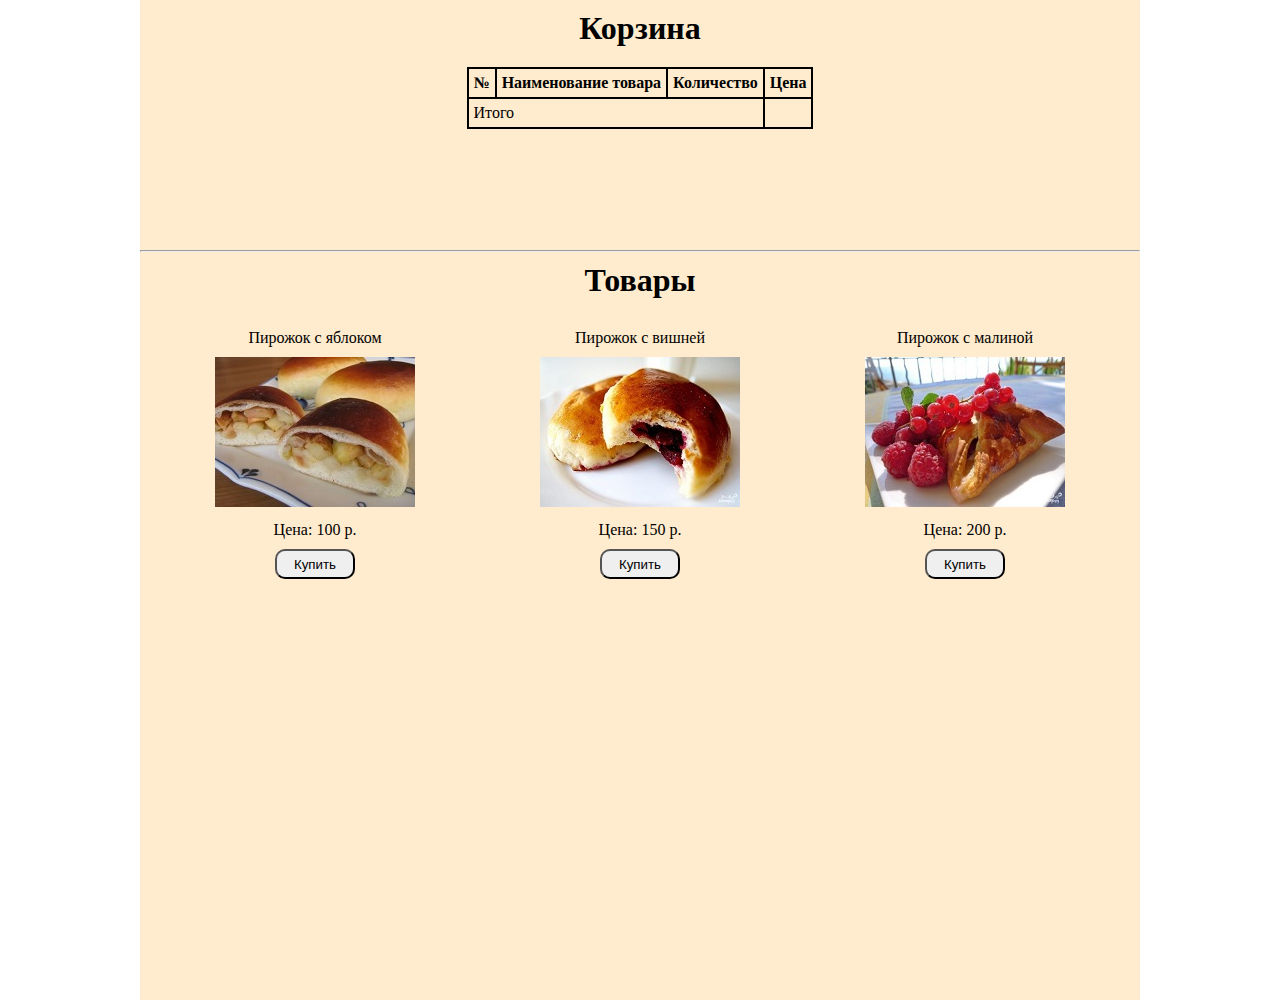
<file: storebasket/index.html>
<!DOCTYPE html>
<html lang="en">

<head>
    <meta charset="UTF-8">
    <title>OnlineStore</title>
    <link rel="stylesheet" href="style.css" />
</head>

<body>
    <div class="container">
        <div class="basket">
            <h1 class='header'>Корзина</h1>
            <table>
                <tr>
                    <th>№</th>
                    <th>Наименование товара</th>
                    <th>Количество</th>
                    <th>Цена</th>
                </tr>
                <tr>
                    <td colspan="3">Итого</td>
                    <td id='totalSum'></td>
                </tr>
            </table>
        </div>
        <hr>
        <div class="goods">
            <h1 class='header'>Товары</h1>
            <div class="good">
                <p class="good_name">Пирожок с яблоком</p>
                <img src="img/apple.jpg" alt="pie"><br>
                <p class='price'>Цена: 100 р.</p>
                <button id='buy_1' class="buyButton">Купить</button>
            </div>
            <div class="good">
                <p class="good_name">Пирожок с вишней</p>
                <img src="img/cherry.jpg" alt="pie"><br>
                <p class='price'>Цена: 150 р.</p>
                <button id='buy_2' class="buyButton">Купить</button>
            </div>
            <div class="good">
                <p class="good_name">Пирожок с малиной</p>
                <img src="img/raspberry.jpg" alt="pie"><br>
                <p class='price'>Цена: 200 р.</p>
                <button id='buy_3' class="buyButton">Купить</button>
            </div>
        </div>
    </div>
    
    <script>
        var allGoods = [{
                    name: 'Пирожок с яблоком',
                    price: 100,
                },
                {
                    name: 'Пирожок с вишней',
                    price: 150,
                },
                {
                    name: 'Пирожок с малиной',
                    price: 200,
                }
            ],
            elementsInBasket = [];

        function init() {
            var buttons = document.querySelectorAll('button');
            for (var i = 0; i < buttons.length; i++) {
                buttons[i].onclick = addToBasket;
            }
        }

        function addToBasket(event) {
            var basketTable = document.querySelector('tbody'),
                totalSum = document.querySelector('#totalSum'),
                eventElement = event.target,
                name = allGoods[eventElement.id.slice(-1) - 1].name,
                price = allGoods[eventElement.id.slice(-1) - 1].price,
                newRow = document.createElement('tr'),
                rowNumber = document.createElement('td'),
                goodname = document.createElement('td'),
                goodNumber = document.createElement('td'),
                goodprice = document.createElement('td');
            if (!elementsInBasket.includes(name)) {
                elementsInBasket.push(name);
                rowNumber.innerHTML = elementsInBasket.indexOf(name) + 1;
                goodname.innerHTML = name;
                goodNumber.innerHTML = 1;
                goodNumber.id = 'num_' + (elementsInBasket.indexOf(name) + 1);
                goodprice.innerHTML = price;
                goodprice.id = 'price_' + (elementsInBasket.indexOf(name) + 1);
                if (!totalSum.innerHTML) {
                    totalSum.innerHTML += price;
                } else {
                    totalSum.innerHTML = +totalSum.innerHTML + price;
                }
                newRow.appendChild(rowNumber);
                newRow.appendChild(goodname);
                newRow.appendChild(goodNumber);
                newRow.appendChild(goodprice);
                basketTable.insertBefore(newRow, basketTable.children[basketTable.children.length - 1]);
            } else {
                var newNumber = document.querySelector('#num_' + (elementsInBasket.indexOf(name) + 1));
                newNumber.innerHTML = +newNumber.innerHTML + 1;
                var newPrice = document.querySelector('#price_' + (elementsInBasket.indexOf(name) + 1));
                newPrice.innerHTML = +newPrice.innerHTML + price;
                totalSum.innerHTML = +totalSum.innerHTML + price;
            }

        }
        
        window.onload = init;
    </script>

</body>

</html>
</file>
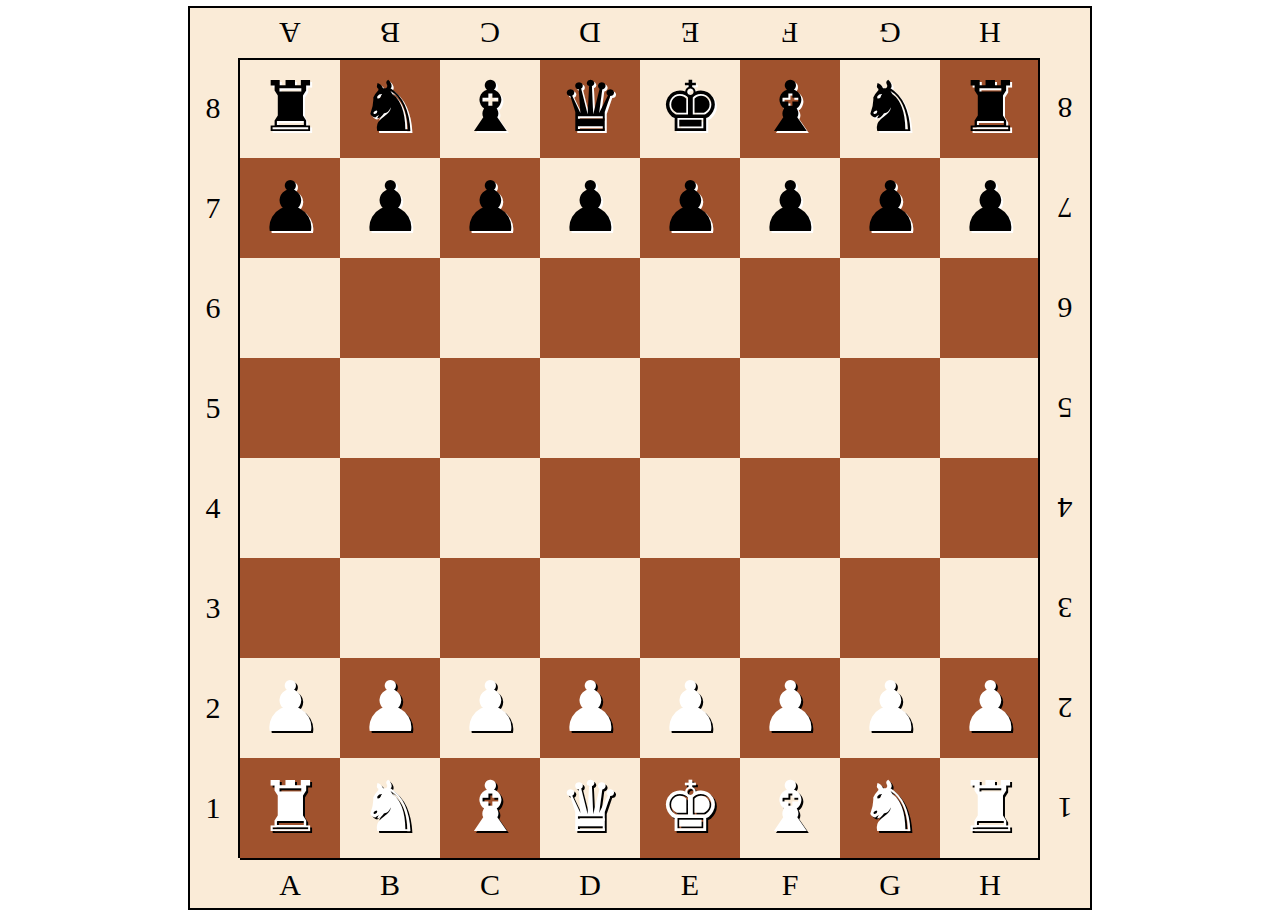
<file: chess.html>
<!DOCTYPE html>
<html lang="en">

<head>
    <meta charset="UTF-8">
    <title>Chess</title>
    <style>
        .chessBoard {
            height: 900px;
            width: 900px;
            margin: 0 auto;
            outline: 2px solid black;
        }

        .square {
            height: 100px;
            width: 100px;
            float: left;
            font-size: 30px;
            text-align: center;
            line-height: 100px;
            background: #FAEBD7;
        }

        .corner {
            height: 50px;
            width: 50px;
        }

        .letters {
            height: 50px;
            border-top: 2px solid black;
            margin-bottom: -2px;
            line-height: 50px;
        }

        .digits {
            width: 50px;
            border-right: 2px solid black;
            margin-left: -2px;
        }

        .black {
            font-size: 70px;
            color: black;
            text-shadow: 2px 2px white;
        }

        .white {
            font-size: 70px;
            color: white;
            text-shadow: 2px 2px black;
        }

    </style>
</head>

<body>
    <script>
        function getChessBoard() {
            var digits = [8, 7, 6, 5, 4, 3, 2, 1],
                letters = ['A', 'B', 'C', 'D', 'E', 'F', 'G', 'H'],
                blackFigures = {
                    pawn: '&#9823;',
                    other: ['&#9820', '&#9822', '&#9821', '&#9819', '&#9818', '&#9821', '&#9822', '&#9820']
                },
                square;
            var body = document.querySelector('body');
            var chessBoard = document.createElement('div'); //создаем поле для доски
            chessBoard.className = 'chessBoard';
            body.appendChild(chessBoard); // добавление поля для доски на страницу

            for (var i = 0; i < 10; i++) {
                for (var j = 0; j < 10; j++) {
                    square = document.createElement('div'); //создаем клетку                    
                    square.className = 'square';                    
                    if (i == 0) {
                        if (j == 0 || j == 9) { //углы доски сверху
                            square.className += ' corner';
                        } else { //клетки с буквами сверху
                            square.innerHTML = letters[j - 1];
                            square.style.transform = 'rotate(180deg)';
                            square.className += ' letters';
                        }

                    } else if (i == 9) {
                        if (j == 0 || j == 9) { //углы доски снизу
                            square.className += ' corner';
                        } else { //клетки с буквами снизу
                            square.innerHTML = letters[j - 1];
                            square.className += ' letters';
                        }
                    } else if (j == 0) { //клетки с цифрами слева
                        square.style.clear = 'left';
                        square.innerHTML = digits[i - 1];
                        square.className += ' digits';
                    } else if (j == 9) { //клетки с цифрами справа
                        square.innerHTML = digits[i - 1];
                        square.style.transform = 'rotate(180deg)';
                        square.className += ' digits';
                    } else { //заполнение поля клетками другого цвета
                        square.id=letters[j-1]+digits[i-1]; // на всякий случай добавил id у клеток поля
                        if (i % 2 == 0) {
                            if (j % 2 != 0) {
                                square.style.background = '#A0522D';
                            }
                        } else {
                            if (j % 2 == 0) {
                                square.style.background = '#A0522D';
                            }
                        }
                        // заполнение поля фигурами
                        if (i == 2) { // черные пешки
                            square.innerHTML = blackFigures.pawn;
                            square.className += ' black';
                        } else if (i == 7) { // белые пешки
                            square.innerHTML = blackFigures.pawn;
                            square.className += ' white';
                        } else if (i == 1) { // черные фигуры
                            square.innerHTML = blackFigures.other[j - 1];
                            square.className += ' black';
                        } else if (i == 8) { // белые фигуры
                            square.innerHTML = blackFigures.other[j - 1];
                            square.className += ' white';
                        }
                    }
                    chessBoard.appendChild(square); // добавление готовой клетки на страницу
                }
            }
        }

        getChessBoard();

    </script>
</body>

</html>
</file>
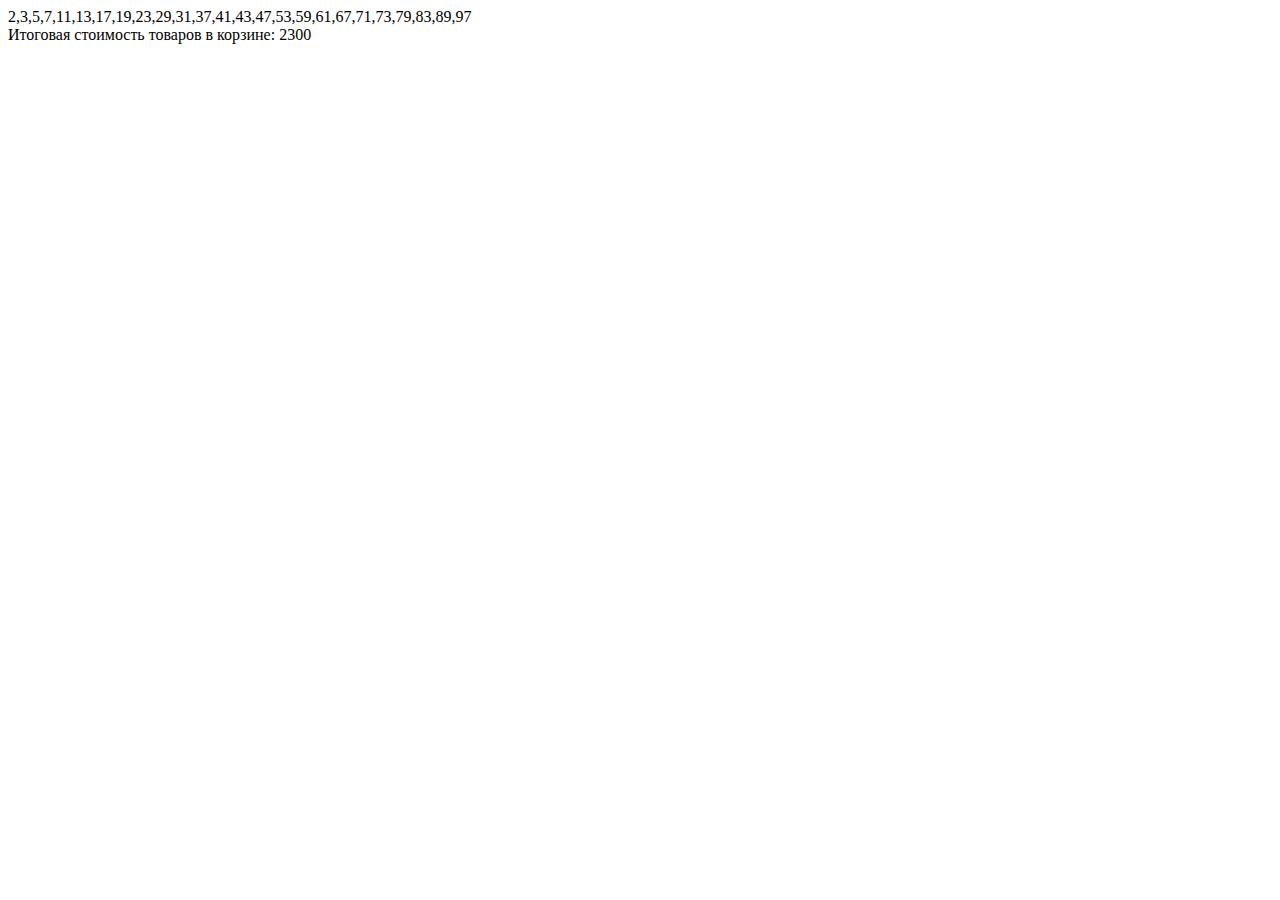
<file: Lesson_03_hw.html>
<!DOCTYPE html>
<html lang="en">

<head>
    <meta charset="UTF-8">
    <title>JS_Lesson_03_HW</title>
</head>

<body>
    <script>
        //1. С помощью цикла while вывести все простые числа в промежутке от 0 до 100.
        var primeNumbers = [],
            i = 2,
            j,
            isSymple;
        while (i <= 100) {
            isSymple = true;
            j = 1;
            while (j <= Math.sqrt(i)) {
                if ((i % j == 0) && (j != 1) && (j != i)) {
                    isSymple = false;
                    break;
                }
                j++;
            }
            if (isSymple == true) {
                primeNumbers.push(i);
            }
            i++;
        }
        document.write(primeNumbers);
        document.write('<br>')

        /*
        2. С этого урока начинаем работать с функционалом интернет-магазина. Предположим, есть сущность корзины. Нужно реализовать функционал подсчета стоимости корзины в зависимости от находящихся в ней товаров.
        3. Товары в корзине хранятся в массиве. Задачи:
            a) Организовать такой массив для хранения товаров в корзине;
            b) Организовать функцию countBasketPrice, которая будет считать стоимость корзины.
        */
        var Basket = [
            {
                title: "Товар 1",
                price: 100,
                quantity: 1
            },
            {
                title: "Товар 2",
                price: 200,
                quantity: 1
            },
            {
                title: "Товар 3",
                price: 400,
                quantity: 5
            }
        ];
        
        function countBasketPrice(array){
            var sum = 0;
            for (var i in array){
                sum += array[i].price * array[i].quantity;
            }
            return sum;
        }
        
        document.write('Итоговая стоимость товаров в корзине: ' + countBasketPrice(Basket));
        
        /*
        4.*Вывести с помощью цикла for числа от 0 до 9, не используя тело цикла. Выглядеть это должно так:
            for(…){// здесь пусто}
        */
                
        for (var i = 0; i < 10; console.log('i = ' + i++)) {}
        
        /*
        5. *Нарисовать пирамиду с помощью console.log, как показано на рисунке, только у вашей пирамиды должно быть 20 рядов, а не 5:

        x
        xx
        xxx
        xxxx
        xxxxx
        */
        
        var j, xStr;
        
        for (var i = 1; i <= 20; i++) {
            j = 1
            xStr = '';
            while (j <= i) {
                xStr += 'x';
                j++;
            }
            console.log(xStr);
        }
                
    </script>
</body>

</html>
</file>
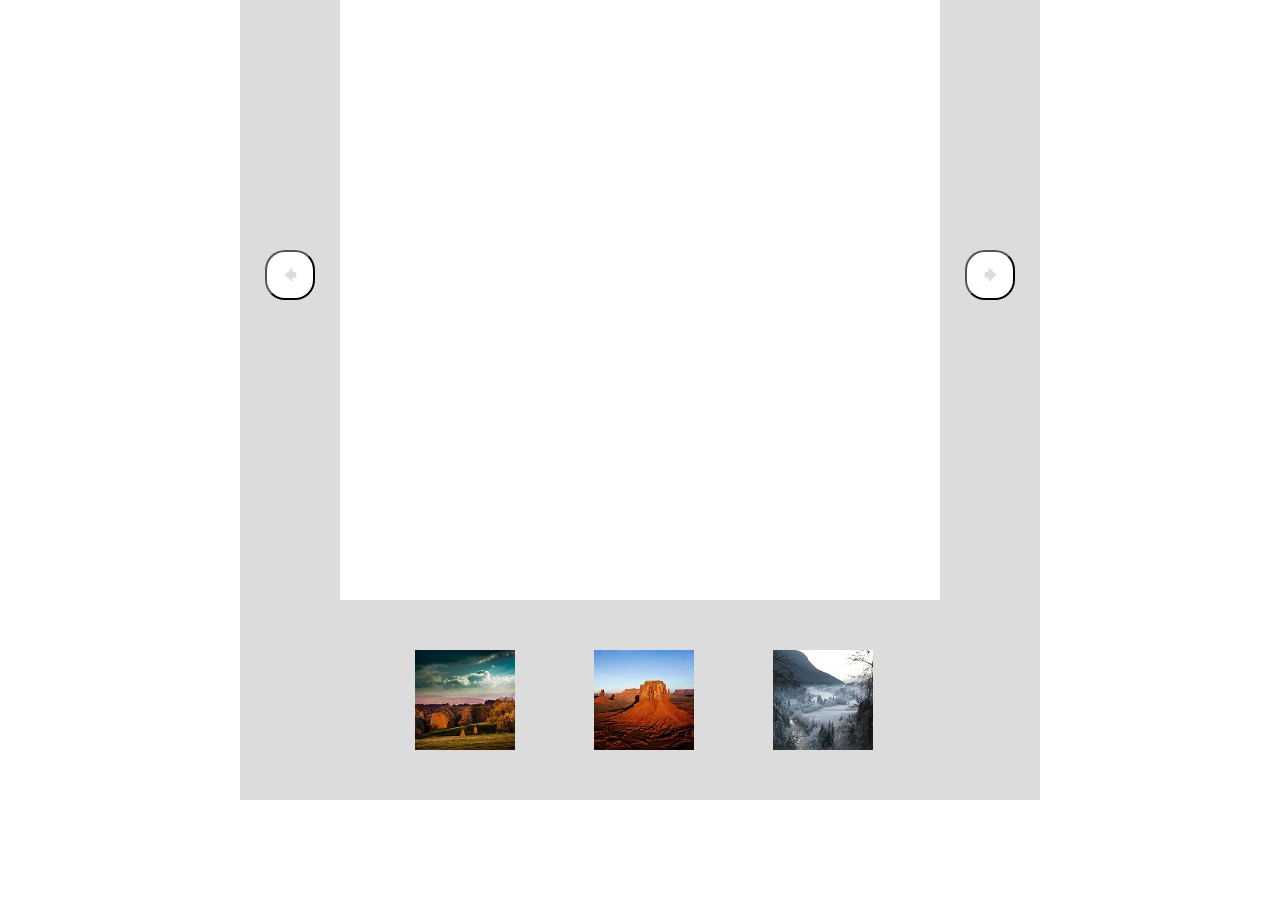
<file: gallery/Lesson_06_hw_01.html>
<!DOCTYPE html>
<html lang="en">

<head>
    <meta charset="UTF-8">
    <title>Image Gallary</title>
    <link rel="stylesheet" href="style.css" />
</head>
<script>
    function init() {
        var images = document.querySelectorAll('img');
        for (var i = 0; i < images.length; i++) {
            images[i].onclick = changeBigPicture;
        }

        var buttons = document.querySelectorAll('button');
        for (var i = 0; i < buttons.length; i++) {
            buttons[i].onclick = slider;
        }
    }

    function changeBigPicture(eventObj) {
        var bigImages = document.getElementById('big_picture');
        bigImages.innerHTML = '';
        var eventElement = eventObj.target;
        var imageNameParts = eventElement.id.split('_');
        var src = 'big/' + imageNameParts[1] + '.jpg';
        var imageDomElement = document.createElement('img');
        imageDomElement.src = src;
        imageDomElement.onerror = function() {
            console.log('Нет файла ' + src);
            imageDomElement.src = 'big/no_img.png';
        };
        bigImages.appendChild(imageDomElement);
    }

    function slider(eventObj) {
        var allImages = ['big/1.jpg', 'big/2.jpg', 'big/no_img.png'];
        var bigImages = document.getElementById('big_picture');
        var eventElement = eventObj.target;
        var imageDomElement = document.createElement('img');
        if (bigImages.firstChild) {
            checkImg = allImages.indexOf(bigImages.firstChild.src.slice(-9));
            if (checkImg == -1) {
                checkImg = 2;
            }
            if (eventElement.id == 'right_button') {
                var newSrc = checkImg + 1;
                if (newSrc > allImages.length - 1) {
                    newSrc = 0
                }
                imageDomElement.src = allImages[newSrc];
            }
            if (eventElement.id == 'left_button') {
                var newSrc = checkImg - 1;
                if (newSrc < 0) {
                    newSrc = 2
                }
                imageDomElement.src = allImages[newSrc];
            }
        } else {
            if (eventElement.id == 'right_button') {
                imageDomElement.src = allImages[0];
            }
            if (eventElement.id == 'left_button') {
                imageDomElement.src = allImages[2];
            }
        }
        bigImages.innerHTML = '';
        bigImages.appendChild(imageDomElement);
    }
    window.onload = init;

</script>

<body>
    <div class="container">
        <div id="left"><button id="left_button">&#129080;</button></div>
        <div id='big_picture'></div>
        <div id="right"><button id="right_button">&#129082;</button></div>
        <div id='gallery'> <img class='small_image' id='image_1' src="small/1.jpg" alt="image_1"> <img class='small_image' id='image_2' src="small/2.jpg" alt="image_2"> <img class='small_image' id='image_3' src="small/3.jpg" alt="image_3"> </div>
    </div>
</body>

</html>
</file>
<file: storebasket/style.css>
* {
    margin: 0;
    padding: 0;
}

.container {
    height: 1000px;
    width: 1000px;
    margin: 0 auto;
    background: #FFEBCD;
}

.basket {
    min-height: 25%;
}

.goods {
    height: 70%;
}

.header {
    text-align: center;
    padding-top: 10px;
}

.good {
    float: left;
    height: 300px;
    width: 300px;
    margin-left: 2.5%;
    margin-top: 30px;
}

.good_name {
    text-align: center;
    padding-bottom: 10px;
}

img {
    padding-left: 50px;
}

.price {
    text-align: center;
    padding-top: 10px;
}

.buyButton {
    height: 30px;
    width: 80px;
    border-radius: 10px 10px;
    margin-left: 110px;
    margin-top: 10px;
}

table, th, td {
    border: 2px solid black;
    border-collapse: collapse;
    margin: 0 auto;
    margin-top: 20px;
    padding: 5px;
}
</file>
<file: gallery/style.css>
* {
    margin: 0;
    padding: 0;
}

.container {
    height: 800px;
    width: 800px;
    margin: 0 auto;
    background: #DCDCDC;
}

#left {
    height: 600px;
    width: 100px;
    float:left;
}

#left_button{
    height: 50px;
    width: 50px;
    margin-top: 250px;
    margin-left: 25px;
    background-color: white;
    font-size:30px;
    color:#DCDCDC;
    border-radius: 20px 20px;
}

#right {
    height: 600px;
    width: 100px;
    float:right;
}

#right_button{
    height: 50px;
    width: 50px;
    margin-top: 250px;
    margin-left: 25px;
    background-color: white;
    font-size:30px;
    color:#DCDCDC;
    border-radius: 20px 20px;
}

#big_picture {
    height: 600px;
    width: 600px;
    margin: 0 auto;
    background: white;
    float:left;    
}

#gallery {
    height: 200px;
    width: 600px;
    margin: 0 auto;
    clear: both;
}

.small_image {
    margin-top: 50px;
    margin-left: 12.5%;
}
</file>
